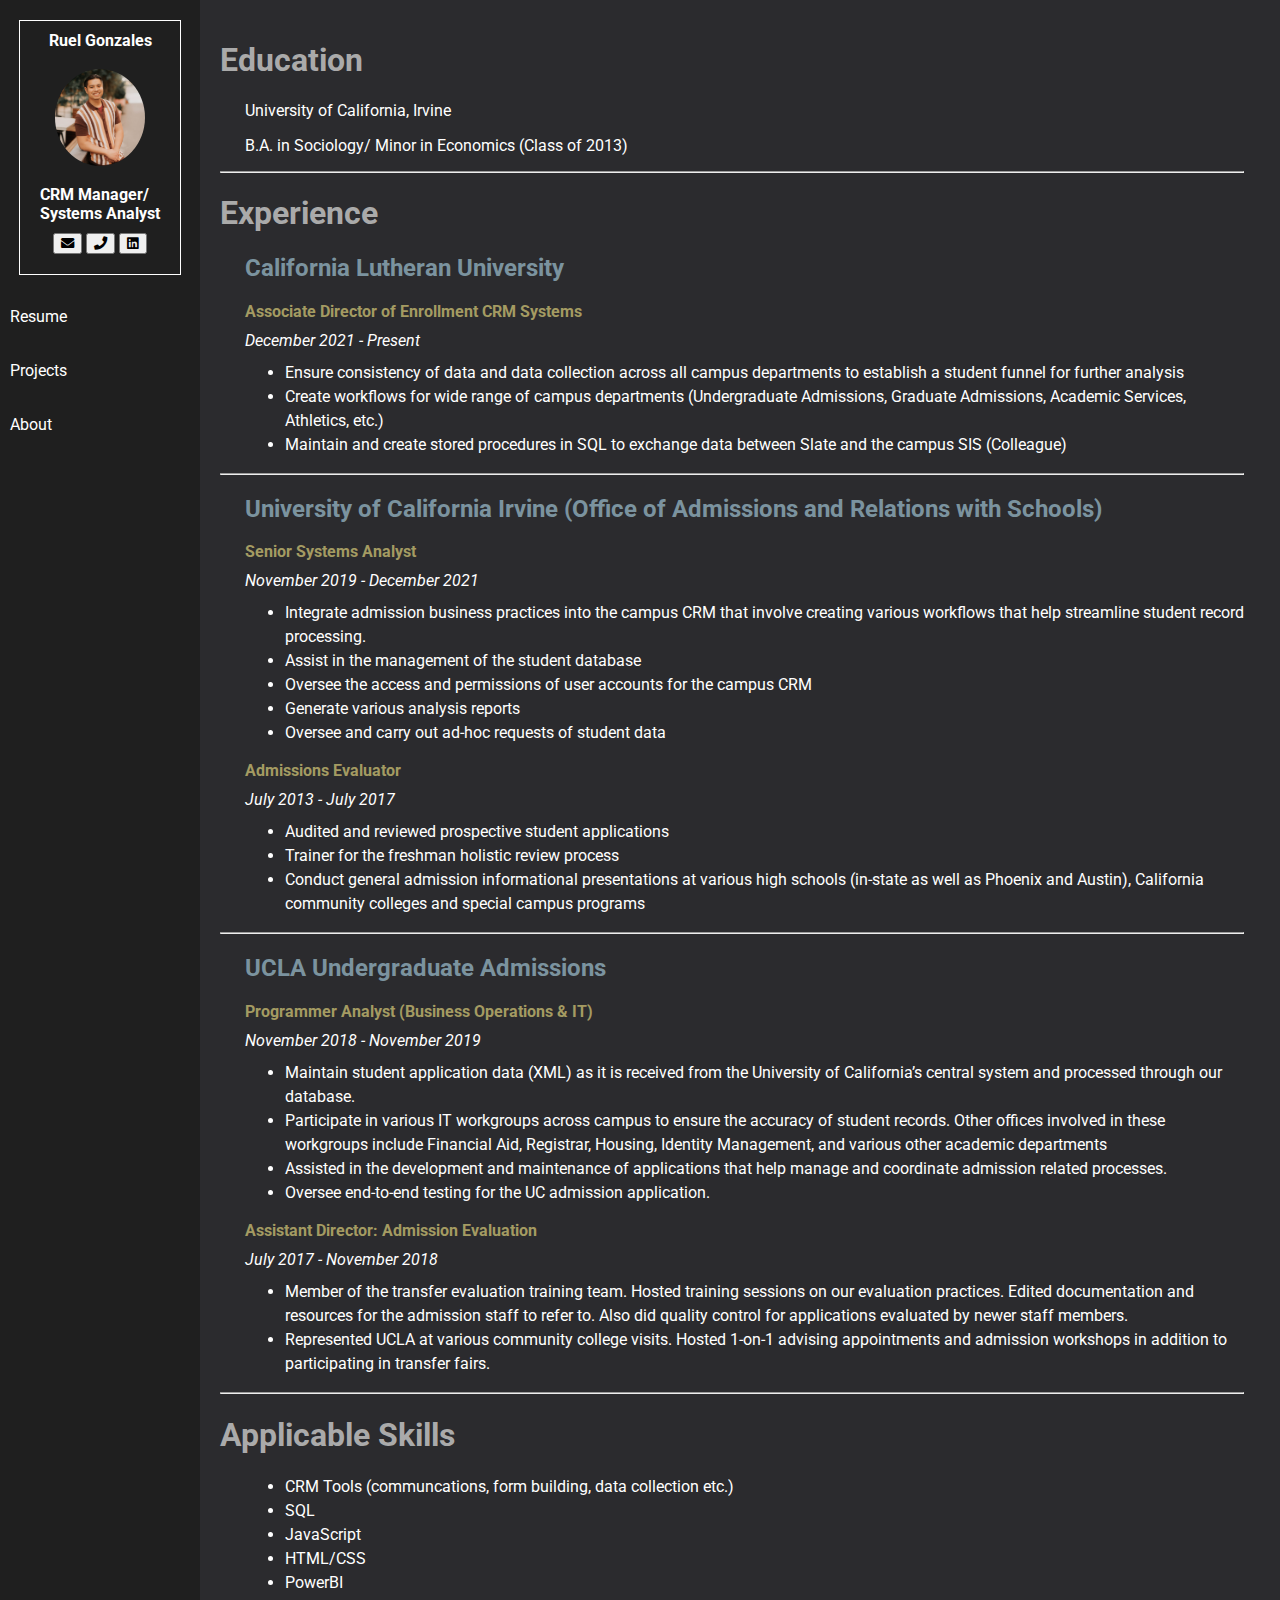
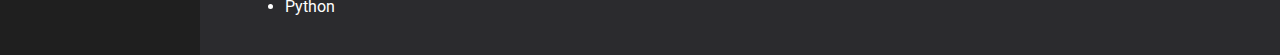
<file: index.html>
<!DOCTYPE html>

<html>
    <head>
        <meta charset="utf-8">
        <meta http-equiv="X-UA-Compatible" content="IE=edge">
        <title></title>
        <meta name="description" content="">
        <meta name="viewport" content="width=device-width, initial-scale=1">
        <link rel="stylesheet" href="https://use.fontawesome.com/releases/v5.15.3/css/all.css">
        <link rel="stylesheet" href="style.css">
        <link rel="preconnect" href="https://fonts.googleapis.com">
<link rel="preconnect" href="https://fonts.gstatic.com" crossorigin>
<link href="https://fonts.googleapis.com/css2?family=Inter:wght@300&family=Roboto:wght@100&display=swap" rel="stylesheet">
    </head>
    <body>
<div class="sidenav">
    <div id="profile">
        <strong><p >Ruel Gonzales<br/><br/></strong></p>
        <img src="/screenshots/headshot3.jpg" style="display:block; width:90px; height:auto; margin:0 auto; border-radius:50%;" /><span style="font-family:Arial,Helvetica,sans-serif;"><br />
        <p>
            <strong>
            CRM Manager/<br/>
            Systems Analyst
        </strong>
        </p>
        <div id="contact">
        <button onclick="openContact('email')"><i class="fa fa-envelope"></i></button>
        <button onclick="openContact('phone')"><i class="fa fa-phone"></i></button>
        <a href="https://www.linkedin.com/in/ruel-gonzales23/" target="_blank"><button><i class="fab fa-linkedin" ></i></button></a>
        <div id="phone" style="display:none; margin-top: 10px">
            <p>
            (909) 702-4572
        </p>
        </div>
            
        <div id="email" style="display:none; margin-top:10px; font-size: 12px">
            <p>ruel.gonzales23@gmail.com</p></div>
 
    </div>
    </div>
    <ul class="tabs">
        <li><a id="tab1.html" onclick="openTab(this.id)" href="#resume">Resume</a></li>
        <li><a id="projects.html" onclick="openTab(this.id)" href="#project">Projects</a></li>
        <li><a id="aboutme.html" onclick="openTab(this.id)" href="#about">About</a></li>
   
      </ul>
 

</div>

<div class="resume_body">
    <div id="content_body">
    </div>

</div>

        <script src="index.js" async defer></script>
    </body>
</html>
</file>
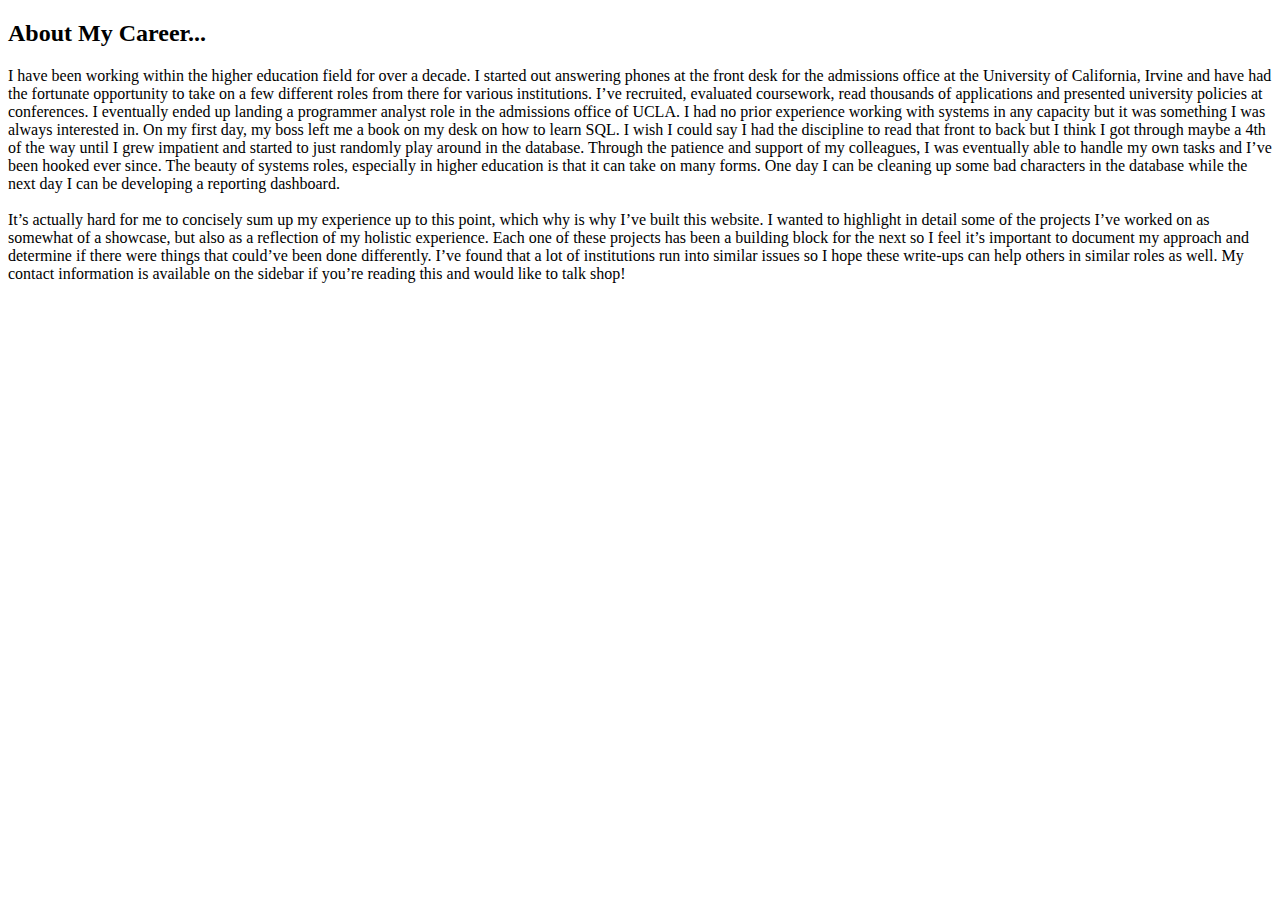
<file: aboutme.html>
<!DOCTYPE html>
<html lang="en">
<head>
    <meta charset="UTF-8">
    <meta http-equiv="X-UA-Compatible" content="IE=edge">
    <meta name="viewport" content="width=device-width, initial-scale=1.0">
    <title>About Me</title>
</head>
<body>
    <h2>About My Career...</h2>
    <p>
        I have been working within the higher education field for over a decade. I started out answering phones at the front desk for the admissions office at the University of California, Irvine and have had the fortunate opportunity to take on a few different roles from there for various institutions. I’ve recruited, evaluated coursework, read thousands of applications and presented university policies at conferences. I eventually ended up landing a programmer analyst role in the admissions office of UCLA. I had no prior experience working with systems in any capacity but it was something I was always interested in. On my first day, my boss left me a book on my desk on how to learn SQL. I wish I could say I had the discipline to read that front to back but I think I got through maybe a 4th of the way until I grew impatient and started to just randomly play around in the database. Through the patience and support of my colleagues, I was eventually able to handle my own tasks and I’ve been hooked ever since. The beauty of systems roles, especially in higher education is that it can take on many forms. One day I can be cleaning up some bad characters in the database while the next day I can be developing a reporting dashboard. </br></br>
        It’s actually hard for me to concisely sum up my experience up to this point, which why is why I’ve built this website. I wanted to highlight in detail some of the projects I’ve worked on as somewhat of a showcase, but also as a reflection of my holistic experience. Each one of these projects has been a building block for the next so I feel it’s important to document my approach and determine if there were things that could’ve been done differently. I’ve found that a lot of institutions run into similar issues so I hope these write-ups can help others in similar roles as well. My contact information is available on the sidebar if you’re reading this and would like to talk shop!
    </p>
</body>
</html>
</file>
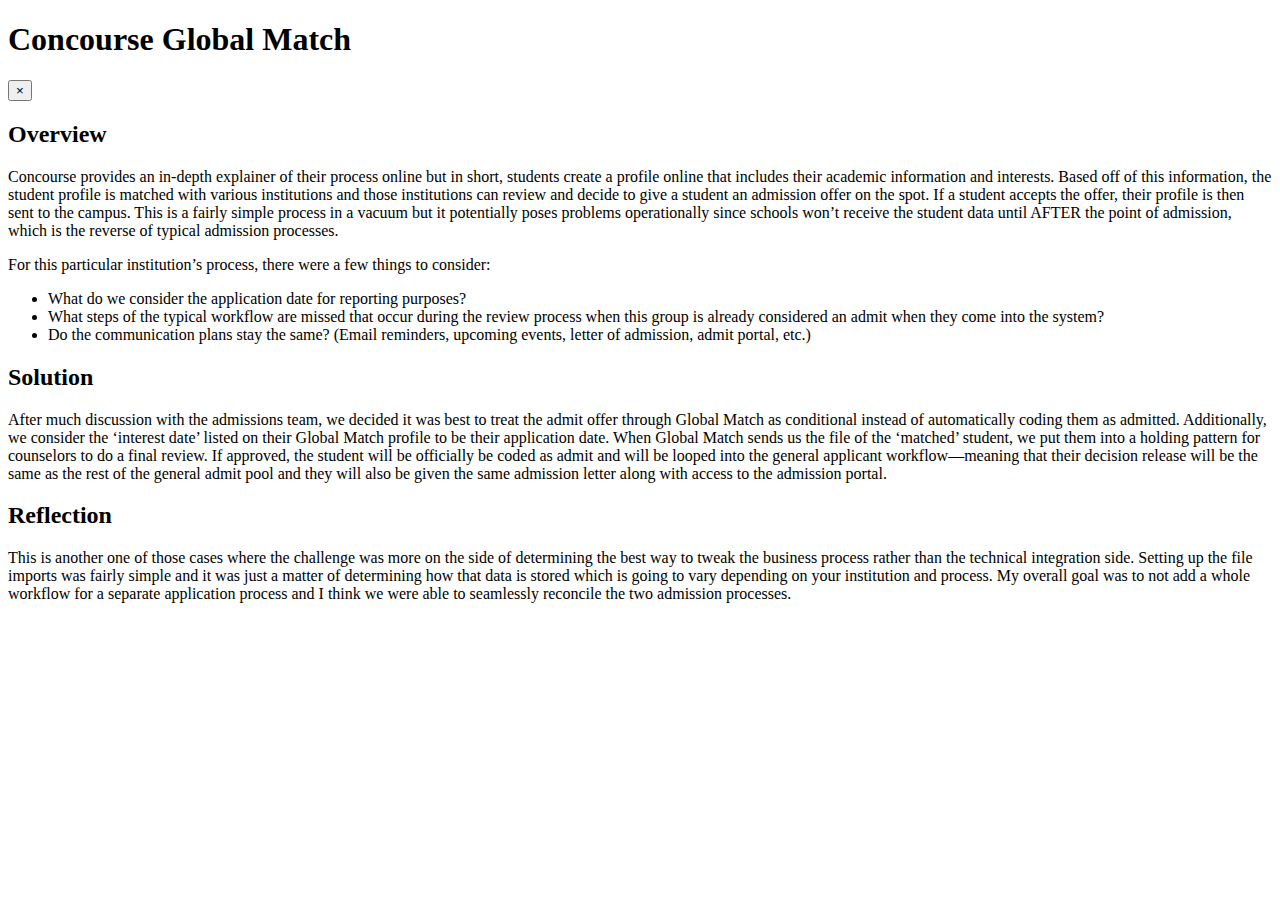
<file: concourse.html>
<!DOCTYPE html>

<html>
    <head>
        <meta charset="utf-8">
        <meta http-equiv="X-UA-Compatible" content="IE=edge">
        <title></title>
        <meta name="description" content="">
        <meta name="viewport" content="width=device-width, initial-scale=1">
        <link rel="stylesheet" href="">
    </head>
    <body>
        <header><h1> Concourse Global Match</h1></header>
        <button id="close" onclick="closeModal()">&times;</button> 
        <h2>Overview</h2> 
        <p>
            Concourse provides an in-depth explainer of their process online but in short, students create a profile online that includes their academic information and interests. Based off of this information, the student profile is matched with various institutions and those institutions can review and decide to give a student an admission offer on the spot. If a student accepts the offer, their profile is then sent to the campus. This is a fairly simple process in a vacuum but it potentially poses problems operationally since schools won’t receive the student data until AFTER the point of admission, which is the reverse of typical admission processes.  
        </p>
        <p>
            For this particular institution’s process, there were a few things to consider:
            <ul>
                <li>What do we consider the application date for reporting purposes?</li>
                <li>What steps of the typical workflow are missed that occur during the review process when this group is already considered an admit when they come into the system?</li>
                <li>Do the communication plans stay the same? (Email reminders, upcoming events, letter of admission, admit portal, etc.) </li>
            </ul>
        </p>
        <h2>Solution</h2>
        <p>
            After much discussion with the admissions team, we decided it was best to treat the admit offer through Global Match as conditional instead of automatically coding them as admitted. Additionally, we consider the ‘interest date’ listed on their Global Match profile to be their application date. When Global Match sends us the file of the ‘matched’ student, we put them into a holding pattern for counselors to do a final review. If approved, the student will be officially be coded as admit and will be looped into the general applicant workflow—meaning that their decision release will be the same as the rest of the general admit pool and they will also be given the same admission letter along with access to the admission portal. 
        </p>
        <h2>Reflection</h2>
        <p>
            This is another one of those cases where the challenge was more on the side of determining the best way to tweak the business process rather than the technical integration side. Setting up the file imports was fairly simple and it was just a matter of determining how that data is stored which is going to vary depending on your institution and process. My overall goal was to not add a whole workflow for a separate application process and I think we were able to seamlessly reconcile the two admission processes. 
        </p>
        
    </body>
</html>
</file>
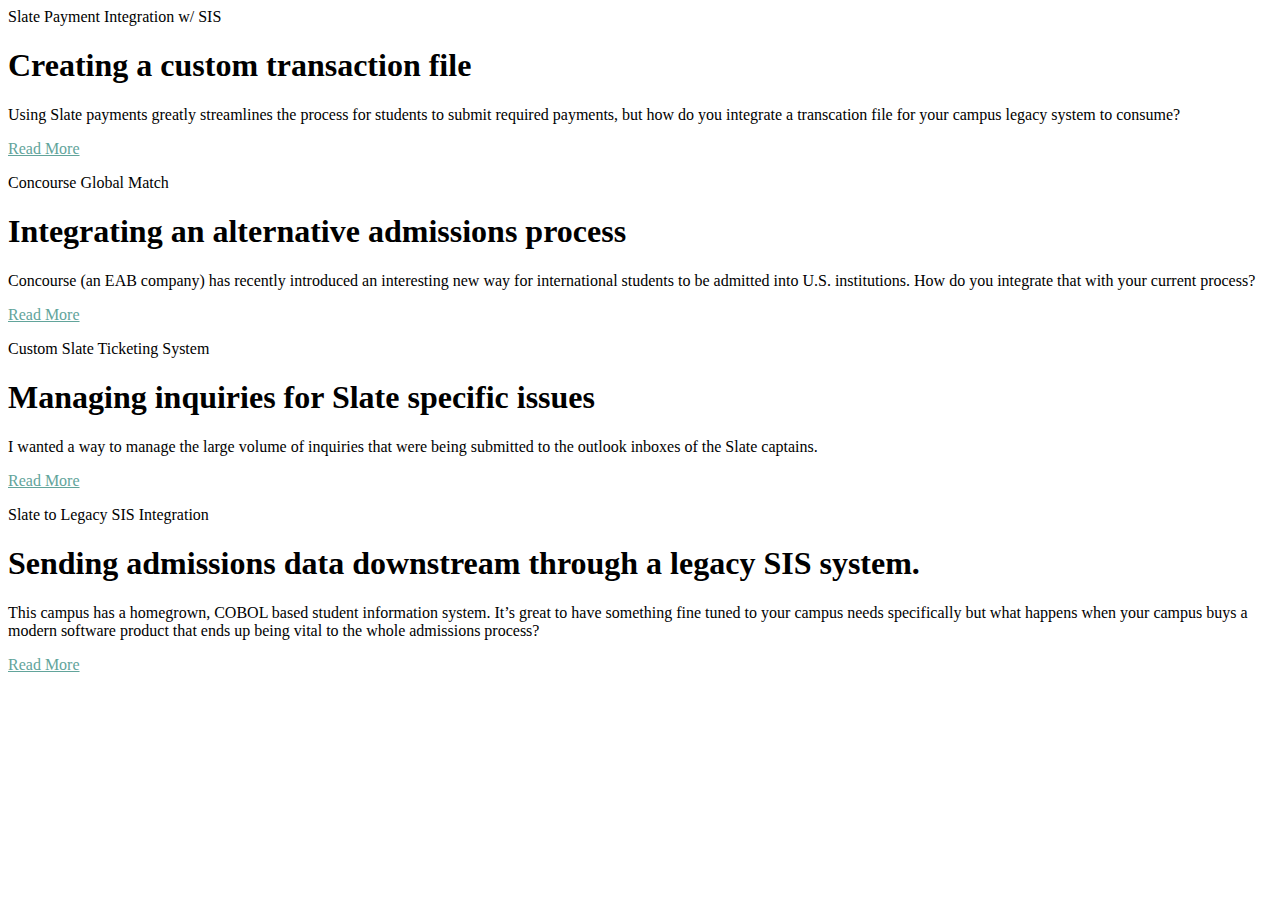
<file: projects.html>
<!DOCTYPE html>
<html lang="en">
<head>
    <meta charset="UTF-8">
    <meta http-equiv="X-UA-Compatible" content="IE=edge">
    <meta name="viewport" content="width=device-width, initial-scale=1.0">
    <title>Document</title>
</head>
<body>
    <div id="project_body">
    <div class="grid-container">
        <div class="grid-item">
            <div class="grid_header">
               <div id="header_content">Slate Payment Integration w/ SIS</div>
            </div>
            <div id="header_description">
                <h1>Creating a custom transaction file</h1>
                Using Slate payments greatly streamlines the process for students to submit required payments, but how do you integrate a transcation file for your campus legacy system to consume?
                <p>
                <a href="#project" id="slatepayment.html" style="color:#62A49B" onclick="openModal(this.id)">Read More</a>
            </p>
            </div>

        </div>
        <div class="grid-item">
            <div class="grid_header">
                <div id="header_content">Concourse Global Match</div>
             </div>
             <div id="header_description">
                 <h1>Integrating an alternative admissions process</h1>
                 Concourse (an EAB company) has recently introduced an interesting new way for international students to be admitted into U.S. institutions. How do you integrate that with your current process?
                 <p>
                 <a href="#project" id="concourse.html" style="color:#62A49B" onclick="openModal(this.id)">Read More</a>
             </p>
             </div>

        </div>
        <div class="grid-item">
            <div class="grid_header">
                <div id="header_content">Custom Slate Ticketing System</div>
             </div>
             <div id="header_description">
                 <h1>Managing inquiries for Slate specific issues</h1>
                 I wanted a way to manage the large volume of inquiries that were being submitted to the outlook inboxes of the Slate captains.                  <p>
                 <a href="#project" id="tickets.html" style="color:#62A49B" onclick="openModal(this.id)">Read More</a>
             </p>
             </div>

        </div>
        <div class="grid-item">
            <div class="grid_header">
                <div id="header_content">Slate to Legacy SIS Integration</div>
             </div>
             <div id="header_description">
                 <h1>Sending admissions data downstream through a legacy SIS system.</h1>
                 This campus has a homegrown, COBOL based student information system. It’s great to have something fine tuned to your campus needs specifically but what happens when your campus buys a modern software product that ends up being vital to the whole admissions process?            
             <p><a href="#project" id="slatetolegacy.html" style="color:#62A49B" onclick="openModal(this.id)">Read More</a>

                </p>
             </div>

        </div>
    </div>
    <div id="modal_container">
   
        <div id="modal_content" >
       </div>
    </div>
</div>
</body>
</html>
</file>
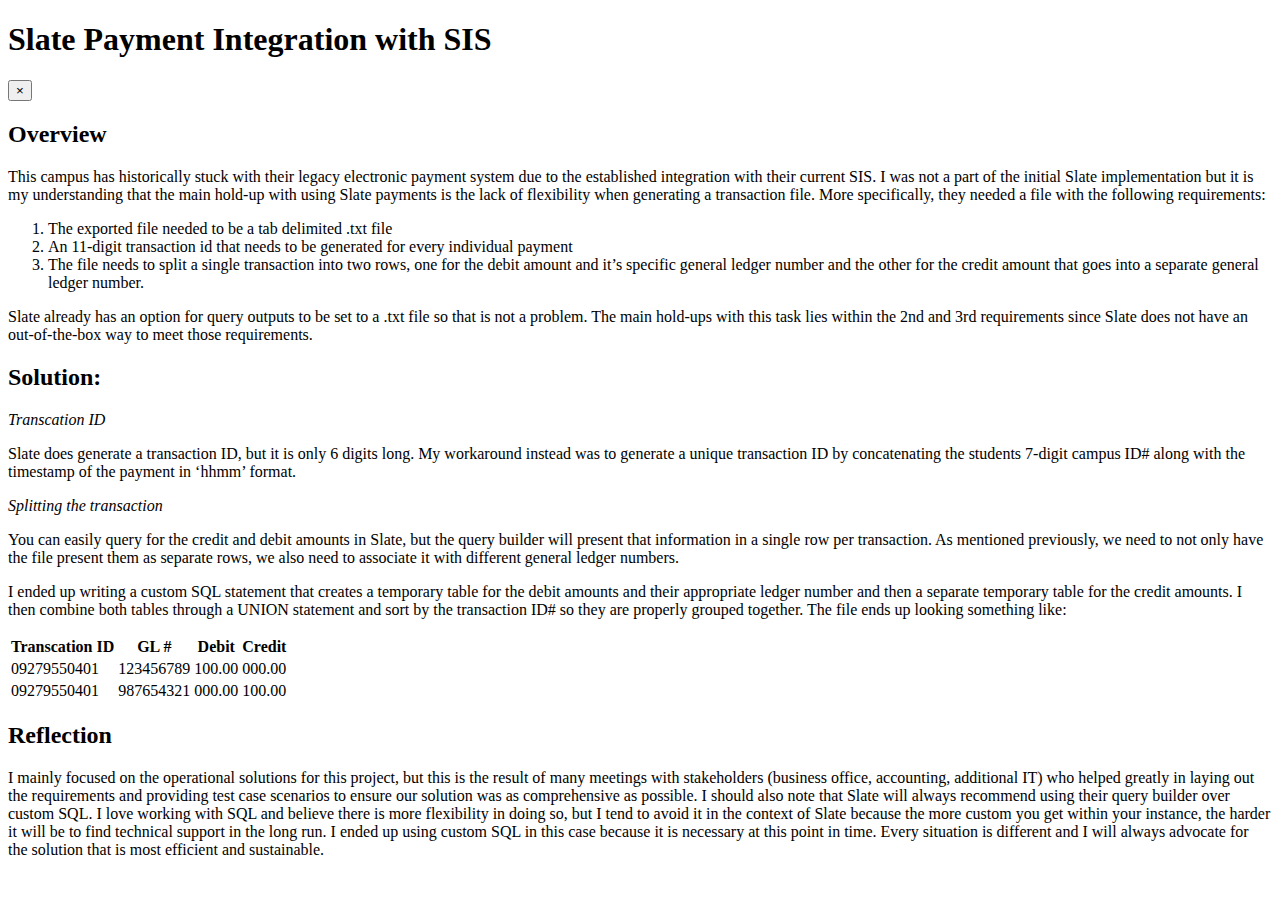
<file: slatepayment.html>
<!DOCTYPE html>
<html lang="en">
<head>
    <meta charset="UTF-8">
    <meta http-equiv="X-UA-Compatible" content="IE=edge">
    <meta name="viewport" content="width=device-width, initial-scale=1.0">
    <title>Document</title>
</head>
<body>
    <header><h1> Slate Payment Integration with SIS</h1></header>
    <button id="close" onclick="closeModal()">&times;</button> 

   <h2>Overview</h2> 
    <p>
    This campus has historically stuck with their legacy electronic payment system due to the established integration with their current SIS. I was not a part of the initial Slate implementation but it is my understanding that the main hold-up with using Slate payments is the lack of flexibility when generating a transaction file. More specifically, they needed a file with the following requirements:
    </p>
    <ol>
        <li>The exported file needed to be a tab delimited .txt file </li>
        <li>An 11-digit transaction id that needs to be generated for every individual payment </li>
        <li>The file needs to split a single transaction into two rows, one for the debit amount and it’s specific general ledger number and the other for the credit amount that goes into a separate general ledger number. </li>
    </ol>
    <p>Slate already has an option for query outputs to be set to a .txt file so that is not a problem. The main hold-ups with this task lies within the 2nd and 3rd requirements since Slate does not have an out-of-the-box way to meet those requirements. </p>
    <h2>Solution:</h2>
    <p><em>Transcation ID</em></p>
    <p>
        Slate does generate a transaction ID, but it is only 6 digits long. My workaround instead was to generate a unique transaction ID by concatenating the students 7-digit campus ID# along with the timestamp of the payment in ‘hhmm’ format.    
    </p>
    <p><em>Splitting the transaction</em></p>
    <p>
        You can easily query for the credit and debit amounts in Slate, but the query builder will present that information in a single row per transaction. As mentioned previously, we need to not only have the file present them as separate rows, we also need to associate it with different general ledger numbers.  
    </p>
    <p>
        I ended up writing a custom SQL statement that creates a temporary table for the debit amounts and their appropriate ledger number and then a separate temporary table for the credit amounts. I then combine both tables through a UNION statement and sort by the transaction ID# so they are properly grouped together. The file ends up looking something like:
    </p>
    <p>
        <table>
            <thead>
            <th>Transcation ID</th>
            <th>GL #</th>
            <th>Debit</th>
            <th>Credit</th>
        </thead>
        <tbody>
            <tr>
            <td>09279550401</td>
            <td>123456789</td>
            <td>100.00  </td>
            <td>000.00</td>
            </tr>
            <tr>
            <td>09279550401</td>
            <td>987654321  </td>
            <td>000.00  </td>
            <td>100.00</td>
            </tr>
        </tbody>
        </table>
       
    </p>
    <h2>Reflection</h2>
    <p>
        I mainly focused on the operational solutions for this project, but this is the result of many meetings with stakeholders (business office, accounting, additional IT) who helped greatly in laying out the requirements and providing test case scenarios to ensure our solution was as comprehensive as possible. I should also note that Slate will always recommend using their query builder over custom SQL. I love working with SQL and believe there is more flexibility in doing so, but I tend to avoid it in the context of Slate because the more custom you get within your instance, the harder it will be to find technical support in the long run. I ended up using custom SQL in this case because it is necessary at this point in time. Every situation is different and I will always advocate for the solution that is most efficient and sustainable. 
    </p>


</body>
</html>
</file>
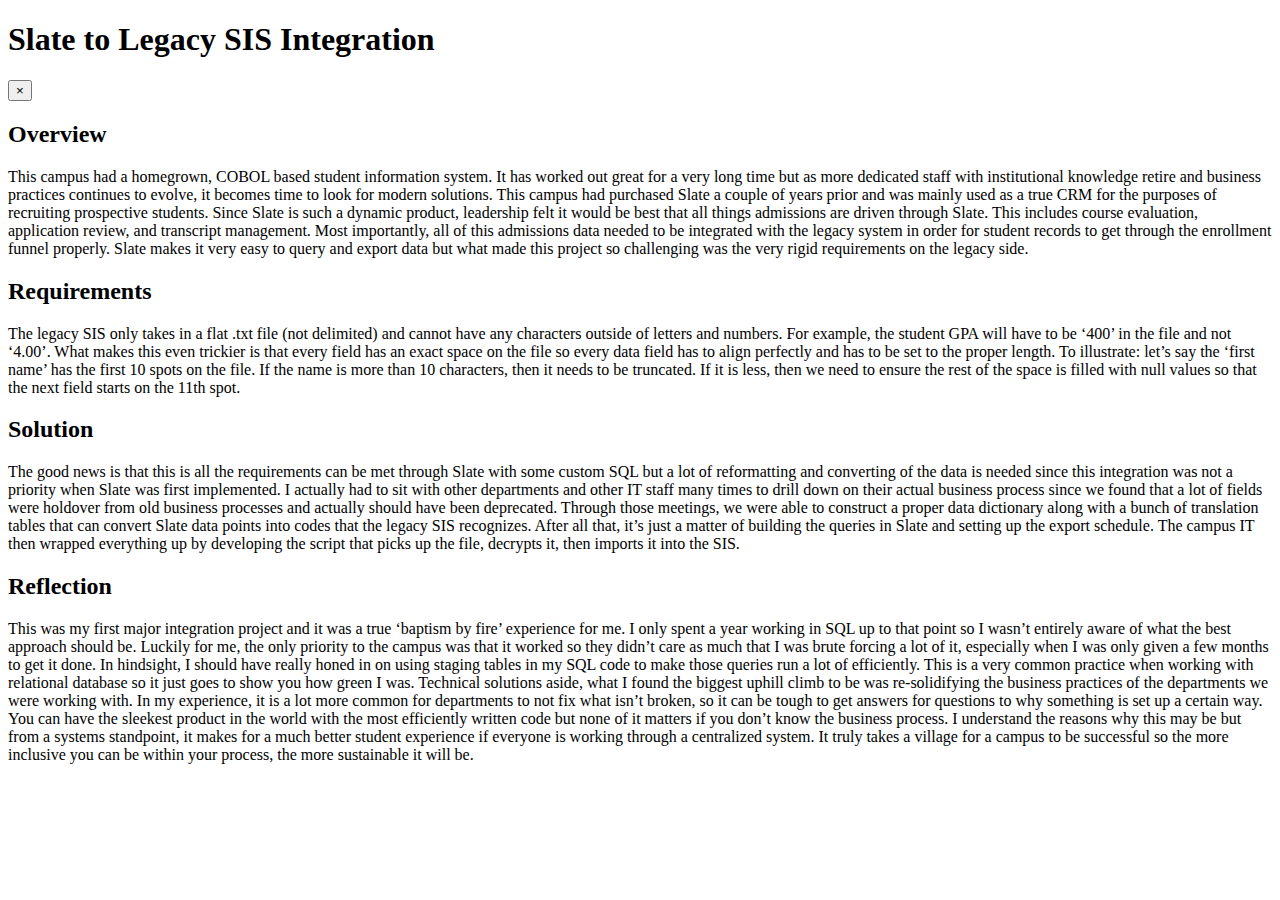
<file: slatetolegacy.html>
<!DOCTYPE html>
<html lang="en">
<head>
    <meta charset="UTF-8">
    <meta http-equiv="X-UA-Compatible" content="IE=edge">
    <meta name="viewport" content="width=device-width, initial-scale=1.0">
    <title>Slate to Legacy</title>
</head>
<body>
    <header><h1> Slate to Legacy SIS Integration</h1></header>
    <button id="close" onclick="closeModal()">&times;</button> 
    <h2>Overview</h2> 
    <p>
        This campus had a homegrown, COBOL based student information system. It has worked out great for a very long time but as more dedicated staff with institutional knowledge retire and business practices continues to evolve, it becomes time to look for modern solutions. This campus had purchased Slate a couple of years prior and was mainly used as a true CRM for the purposes of recruiting prospective students. Since Slate is such a dynamic product, leadership felt it would be best that all things admissions are driven through Slate. This includes course evaluation, application review, and transcript management. Most importantly, all of this admissions data needed to be integrated with the legacy system in order for student records to get through the enrollment funnel properly. Slate makes it very easy to query and export data but what made this project so challenging was the very rigid requirements on the legacy side.
    </p>
    <h2>Requirements </h2>
    <p>
        The legacy SIS only takes in a flat .txt file (not delimited) and cannot have any characters outside of letters and numbers. For example, the student GPA will have to be ‘400’ in the file and not ‘4.00’. What makes this even trickier is that every field has an exact space on the file so every data field has to align perfectly and has to be set to the proper length. To illustrate: let’s say the ‘first name’ has the first 10 spots on the file. If the name is more than 10 characters, then it needs to be truncated. If it is less, then we need to ensure the rest of the space is filled with null values so that the next field starts on the 11th spot. 
    </p>
    <h2>Solution</h2>
    <p>
        The good news is that this is all the requirements can be met through Slate with some custom SQL but a lot of reformatting and converting of the data is needed since this integration was not a priority when Slate was first implemented. I actually had to sit with other departments and other IT staff many times to drill down on their actual business process since we found that a lot of fields were holdover from old business processes and actually should have been deprecated. Through those meetings, we were able to construct a proper data dictionary along with a bunch of translation tables that can convert Slate data points into codes that the legacy SIS recognizes. After all that, it’s just a matter of building the queries in Slate and setting up the export schedule. The campus IT then wrapped everything up by developing the script that picks up the file, decrypts it, then imports it into the SIS. 
    </p>
    <h2>Reflection</h2>
    <p>
        This was my first major integration project and it was a true ‘baptism by fire’ experience for me. I only spent a year working in SQL up to that point so I wasn’t entirely aware of what the best approach should be. Luckily for me, the only priority to the campus was that it worked so they didn’t care as much that I was brute forcing a lot of it, especially when I was only given a few months to get it done. In hindsight, I should have really honed in on using staging tables in my SQL code to make those queries run a lot of efficiently. This is a very common practice when working with relational database so it just goes to show you how green I was. Technical solutions aside, what I found the biggest uphill climb to be was re-solidifying the business practices of the departments we were working with. In my experience, it is a lot more common for departments to not fix what isn’t broken, so it can be tough to get answers for questions to why something is set up a certain way. You can have the sleekest product in the world with the most efficiently written code but none of it matters if you don’t know the business process. I understand the reasons why this may be but from a systems standpoint, it makes for a much better student experience if everyone is working through a centralized system. It truly takes a village for a campus to be successful so the more inclusive you can be within your process, the more sustainable it will be. 
    </p>
</body>
</html>
</file>
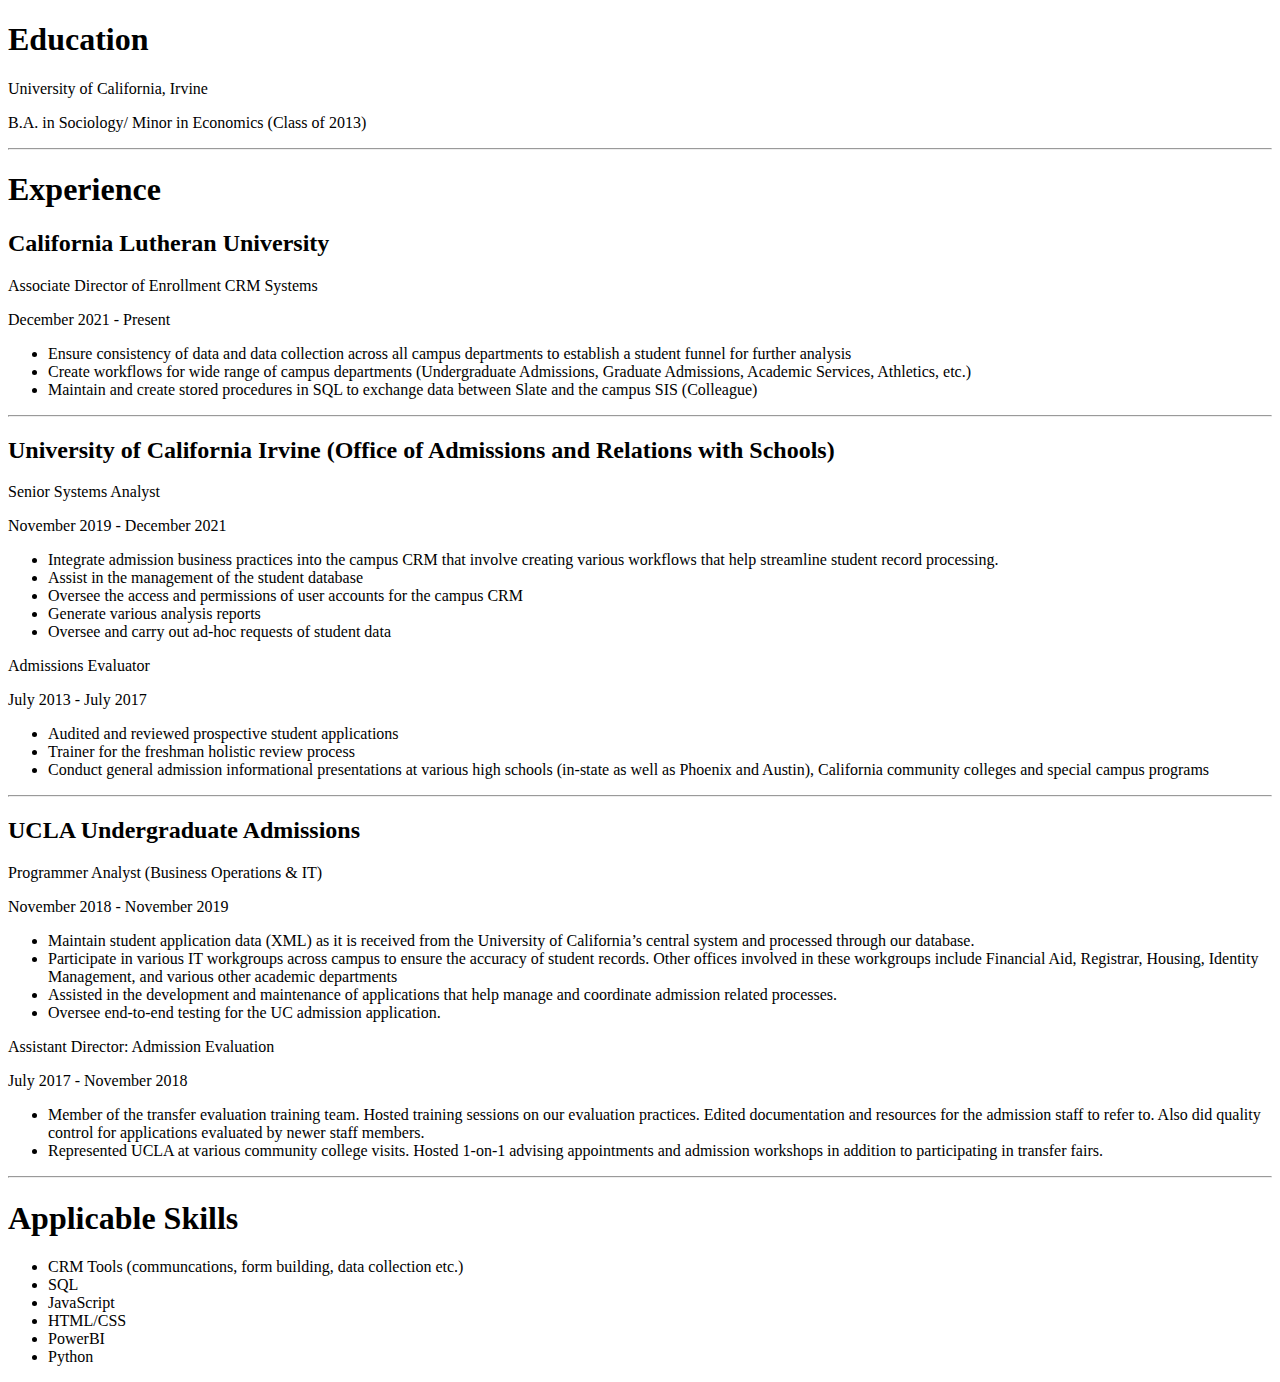
<file: tab1.html>
<!DOCTYPE html>

<html>
    <head>
        <meta charset="utf-8">
        <meta http-equiv="X-UA-Compatible" content="IE=edge">
        <title></title>
        <meta name="description" content="">
        <meta name="viewport" content="width=device-width, initial-scale=1">
        <link rel="stylesheet" href="">
    </head>
    <body class="resume">
<h1>Education</h1>
<div id="exp_block">
<p>
    University of California, Irvine
</p>
<p>
    B.A. in Sociology/ Minor in Economics (Class of 2013)
</p>
</div>
<hr>
<h1>Experience</h1>
<div id="exp_block">
    <h2>California Lutheran University</h2>
  
    <div id="exp_title">
        <p>
            Associate Director of Enrollment CRM Systems
        </p>
    </div>
        
        <div id="exp_time">
        December 2021 - Present
        </div>
            <ul>
                <li>Ensure consistency of data and data collection across all campus departments to establish a student funnel for further analysis </li>
                <li>Create workflows for wide range of campus departments (Undergraduate Admissions, Graduate Admissions, Academic Services, Athletics, etc.) </li>
                <li>Maintain and create stored procedures in SQL to exchange data between Slate and the campus SIS (Colleague)</li>
            </ul>
       
    </div>
    <hr>
    <div id="exp_block">
        <h2>University of California Irvine (Office of Admissions and Relations with Schools)</h2>
      
        <div id="exp_title">
            <p>
                Senior Systems Analyst
            </p>
        </div>
            <div id="exp_time">
            November 2019 - December 2021 
            </div>
                <ul>
                    <li>Integrate admission business practices into the campus CRM that involve creating various workflows that help streamline student record processing. </li>
                    <li>Assist in the management of the student database </li>
                    <li>Oversee the access and permissions of user accounts for the campus CRM  </li>
                    <li>Generate various analysis reports </li>
                    <li>Oversee and carry out ad-hoc requests of student data</li>
                </ul>
        
            <div id="exp_title">
                <p>
                    Admissions Evaluator
                </p>
            </div>
                <div id="exp_time">
                July 2013 - July 2017
                </div>
                    <ul>
                        <li>Audited and reviewed prospective student applications</li>
                        <li>Trainer for the freshman holistic review process</li>
                        <li>Conduct general admission informational presentations at various high schools (in-state as well as Phoenix and Austin), California community colleges and special campus programs </li>
                    </ul>
              
                
        </div>
        <hr>
        <div id="exp_block">
            <h2>UCLA Undergraduate Admissions</h2>
          
            <div id="exp_title">
                <p>
                   Programmer Analyst (Business Operations & IT)
                </p>
            </div>
                <div id="exp_time">
                November 2018 - November 2019
                </div>
                    <ul>
                        <li>Maintain student application data (XML) as it is received from the University of California’s central system and processed through our database. </li>
                        <li>Participate in various IT workgroups across campus to ensure the accuracy of student records. Other offices involved in these workgroups include Financial Aid, Registrar, Housing, Identity Management, and various other academic departments </li>
                        <li>Assisted in the development and maintenance of applications that help manage and coordinate admission related processes.  </li>
                        <li>Oversee end-to-end testing for the UC admission application.</li>
                    </ul>
                
            
                <div id="exp_title">
                    <p>
                        Assistant Director: Admission Evaluation
                    </p>
                </div>
                    <div id="exp_time">
                    July 2017 - November 2018
                    </div>
                        <ul>
                            <li>Member of the transfer evaluation training team. Hosted training sessions on our evaluation practices. Edited documentation and resources for the admission staff to refer to. Also did quality control for applications evaluated by newer staff members.   </li>
                            <li>Represented UCLA at various community college visits. Hosted 1-on-1 advising appointments and admission workshops in addition to participating in transfer fairs.  </li>

                        </ul>
                  
</div>
<hr>
<h1>Applicable Skills</h1>
<div id="exp_block">
<p>
   <ul>
    <li>CRM Tools (communcations, form building, data collection etc.)</li>
    <li>SQL</li>
    <li>JavaScript</li>
    <li>HTML/CSS</li>
    <li>PowerBI</li>
    <li>Python</li>
   </ul>
</p>

</div>
    </body>
</html>
</file>
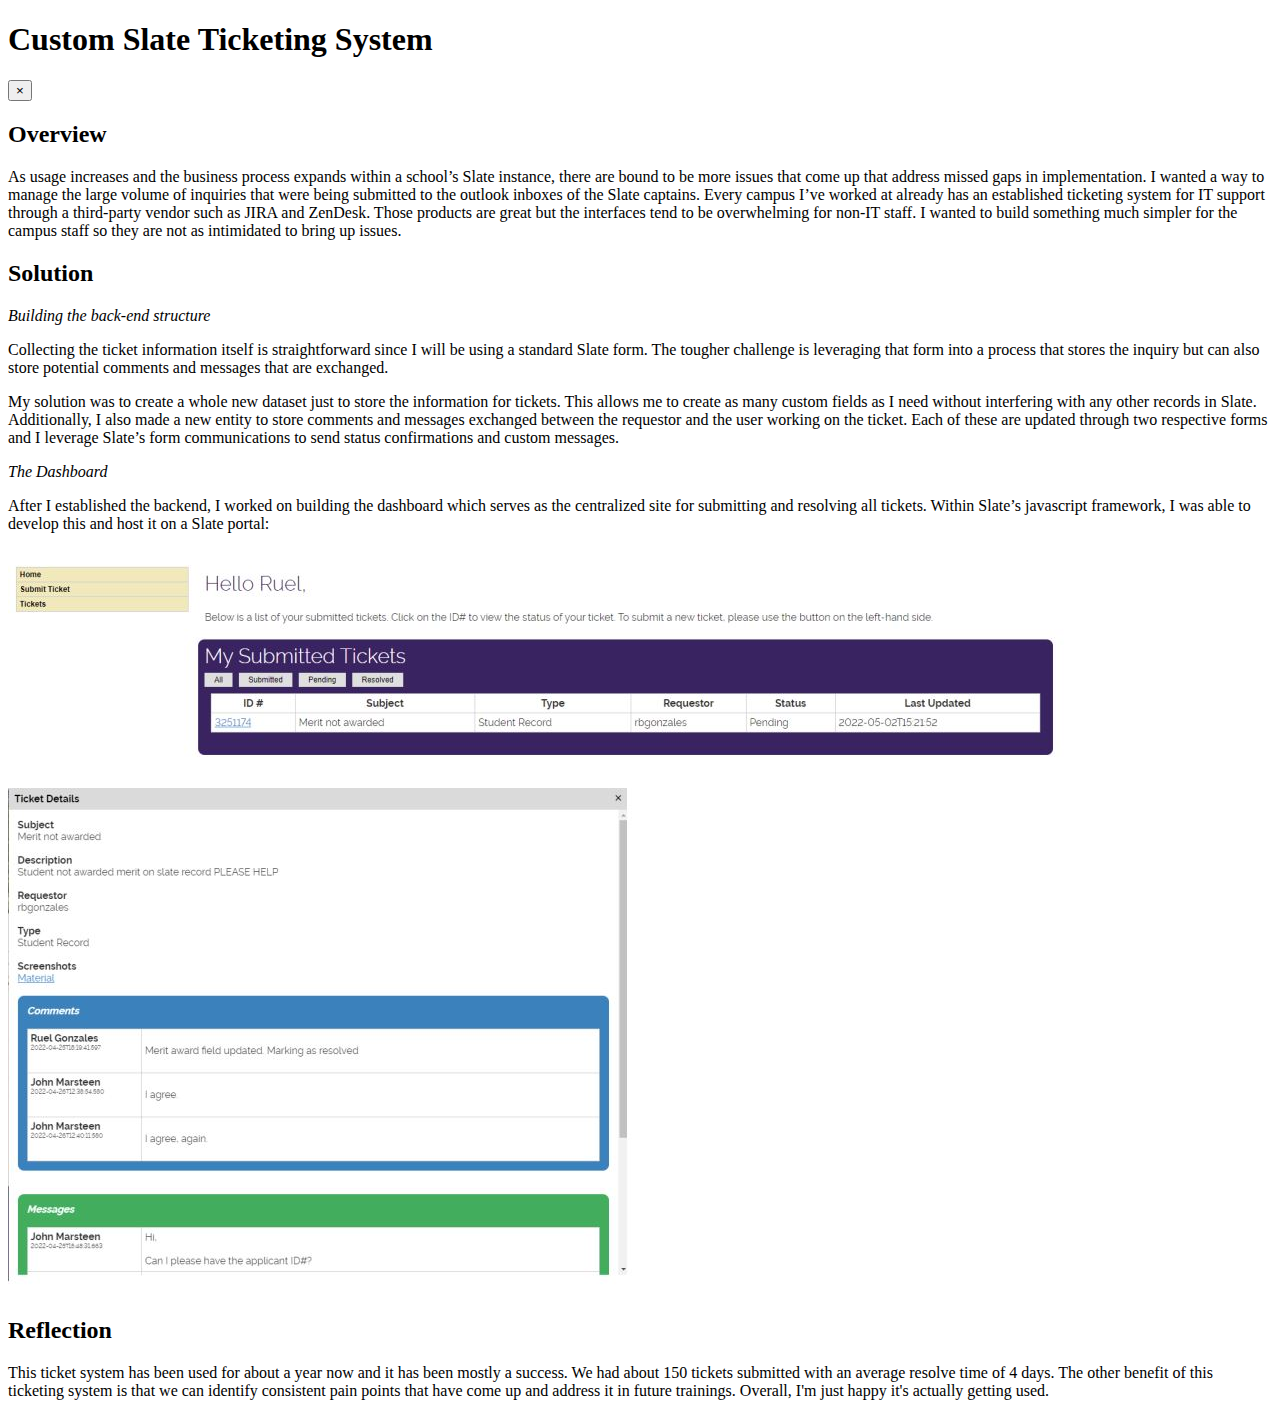
<file: tickets.html>
<!DOCTYPE html>
<html lang="en">
<head>
    <meta charset="UTF-8">
    <meta http-equiv="X-UA-Compatible" content="IE=edge">
    <meta name="viewport" content="width=device-width, initial-scale=1.0">
    <title>Document</title>
</head>
<body>
    <header><h1> Custom Slate Ticketing System</h1></header>
    <button id="close" onclick="closeModal()">&times;</button> 
    <h2>Overview</h2> 
    <p>
        As usage increases and the business process expands within a school’s Slate instance, there are bound to be more issues that come up that address missed gaps in implementation. I wanted a way to manage the large volume of inquiries that were being submitted to the outlook inboxes of the Slate captains. Every campus I’ve worked at already has an established ticketing system for IT support through a third-party vendor such as JIRA and ZenDesk. Those products are great but the interfaces tend to be overwhelming for non-IT staff. I wanted to build something much simpler for the campus staff so they are not as intimidated to bring up issues. 
       </p>
    <h2>Solution</h2>
    <p><em>Building the back-end structure</em></p>
     <p>
        Collecting the ticket information itself is straightforward since I will be using a standard Slate form. The tougher challenge is leveraging that form into a process that stores the inquiry but can also store potential comments and messages that are exchanged. 
    </p>
    <p>
        My solution was to create a whole new dataset just to store the information for tickets. This allows me to create as many custom fields as I need without interfering with any other records in Slate. Additionally, I also made a new entity to store comments and messages exchanged between the requestor and the user working on the ticket. Each of these are updated through two respective forms and I leverage Slate’s form communications to send status confirmations and custom messages. 
    </p>
    <p><em>The Dashboard</em></p>
    <p>
        After I established the backend, I worked on building the dashboard which serves as the centralized site for submitting and resolving all tickets. Within Slate’s javascript framework, I was able to develop this and host it on a Slate portal:
    </p>
    <div id="screenshot_container">
    <img src="/screenshots/ticket1.JPG"></img>
    <img src="/screenshots/ticket2.JPG"></img>

    <h2>Reflection</h2>
    This ticket system has been used for about a year now and it has been mostly a success. We had about 150 tickets submitted with an average resolve time of 4 days. The other benefit of this ticketing system is that we can identify consistent pain points that have come up and address it in future trainings. Overall, I'm just happy it's actually getting used.
</div>
</body>
</html>
</file>
<file: style.css>
html, body {
    height: 100vh;
    width:100vw;
    margin: 0;
    padding:0;
    font-family: 'Inter', sans-serif;
font-family: 'Roboto', sans-serif;
background-color: #2b2b2e;;
  }

.sidenav {
    height: 250vh;
    width: 200px;
    position: fixed;
    z-index: 1;
    top: 0;
    left: 0;
    background-color: #1F1F1F;
    overflow-x: hidden;
    padding-top: 20px;
  }

  #profile{
       /* size: a3; */
       display: block;
       padding: 10px;
       background-color: #1F1F1F;
       color: #fff;
       text-decoration: none;
       border: solid .5px;
       /* height: 20vh; */
       width: 70%;
       margin: auto;
       margin-bottom:20px
  }
  #profile p{
    display: flex;
    justify-content: center;
    margin:0;
    font-family: 'Roboto', sans-serif;
  }

  #contact {
    padding: 10px;
    text-align: center
  }
  .resume_body{
   
    background-color:#2b2b2e;
    height: 150vh;
    width: 100vw;
    position: relative
    }
#content_body{
    margin-left: 200px;
    color: white;
    position: absolute;
    padding: 20px;
    overflow:visible;
    width: 80vw;
    background-color:#2b2b2e;
}
    .tabs {
        list-style: none;
        margin: 0;
        padding: 0;
      }
      
      .tabs li {
        margin-bottom: 10px;
      }
      
      .tabs a {
        display: block;
        padding: 10px;
        background-color: #1F1F1F;
        color: #fff;
        text-decoration: none;
      }
      
      .tabs a:hover {
        background-color: #333;
      }
      
      .tab-content {
        display: none;
        padding: 10px;
        background-color: #fff;
        border: 1px solid #ccc;
      }
      
      .tab-content.active {
        display: block;
      }
      
#exp_title {
   font-weight:bold;
   color: #A49B62
}

#exp_time{
    line-height:0.5;
    font-style:italic;
}

ul{
 line-height:1.5
}

h1 {
    color:#AAAAAA
}
h2{
    color:#7B939F
}

#exp_block{
    margin-left: 25px;
}

/*
#project_body{
    align-items: center;
}
*/
.grid-container {
    display: grid;
    grid-template-columns: auto auto auto;
    justify-content: center;
    padding: 10px;
    column-gap: 50px;
  }

.grid-item{
    border: 1px solid white;
    border-color:white;
    height:400px;
    width:300px;
    margin-bottom: 50px
}

#header_content{
    margin-top: auto;
    font-size: 28px
}
.grid_header{
    display:flex;
    padding: 5px;
    background-color: #A49B62;
    height: 75px;

}

#project_content{
    padding-top: 50px;
}

#header_description{
    margin-top:auto;
    padding: 10px
}

#header_description h1{
    color: #7B939F;
    font-size: 20px
}

#modal_container{
    display: none; /* Hidden by default */
    position: fixed; /* Stay in place */
    z-index: 1; /* Sit on top */
    padding-top: 100px; /* Location of the box */
    left: 0;
    top: 0;
    width: 100%; /* Full width */
    height: 100%; /* Full height */
    overflow: auto; /* Enable scroll if needed */
    background-color: rgb(0,0,0); /* Fallback color */
    background-color: rgba(0,0,0,0.4); /* Black w/ opacity */
  }

  #modal_content{
    position: relative;
    background-color: #2b2b2e;
    border: solid white 1px;
    margin: auto;
    padding: 20px;
    border: 1px solid #888;
    width: 80%;
    max-height: calc(100vh - 210px);
    overflow-y: auto;
  }

  #modal_content h1{
    color: #A49B62;
  }

  #close {
    color: #aaaaaa;
    position: absolute;
    right: 0;
    top: 0;
    font-size: 14px;
    font-weight: bold;
  }
  
#close:hover,
#close:focus {
  color: #000;
  text-decoration: none;
  cursor: pointer;
}
</file>
